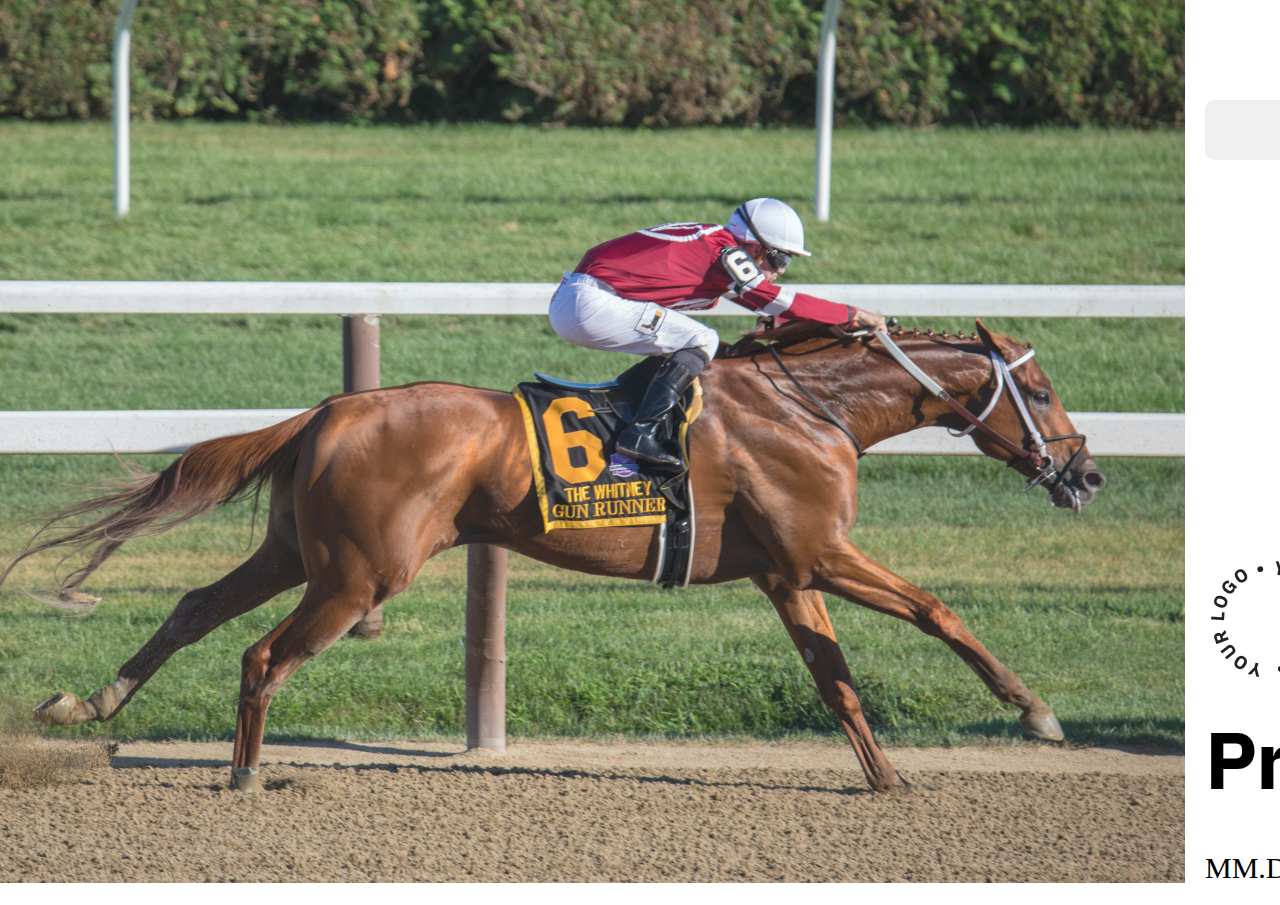
<file: index.html>
<!DOCTYPE html>
<html lang="pt-br">
<head>
    <meta charset="UTF-8">
    <meta name="viewport" content="width=device-width, initial-scale=1.0">
    <title>Project Goal</title>
    <link rel="stylesheet" href="./style/pagina1cavalo.css">
    <link rel="preconnect" href="https://fonts.googleapis.com">
    <link rel="preconnect" href="https://fonts.gstatic.com" crossorigin>
    <link href="https://fonts.googleapis.com/css2?family=IBM+Plex+Sans:wght@700&display=swap" rel="stylesheet">
    
</head>
<body>
    <div class="header">
        <img src="./img/primeirafotocavalo.webp" alt="">
    </div>
    <div class="prox-bt">
        <a href="./pagina2.html"><button class="button-go">Proximo</button></a>    

        <div class="titulo-project">
           <img class-="logo-goal2" src="./img/your_logo.webp" alt="">
           <h1 class="project-nome">Project Name</h1>
           <h5 class="project-data">MM.DD.YYYY</h5>     
        </div>
    </div>

</body>
</html>
</file>
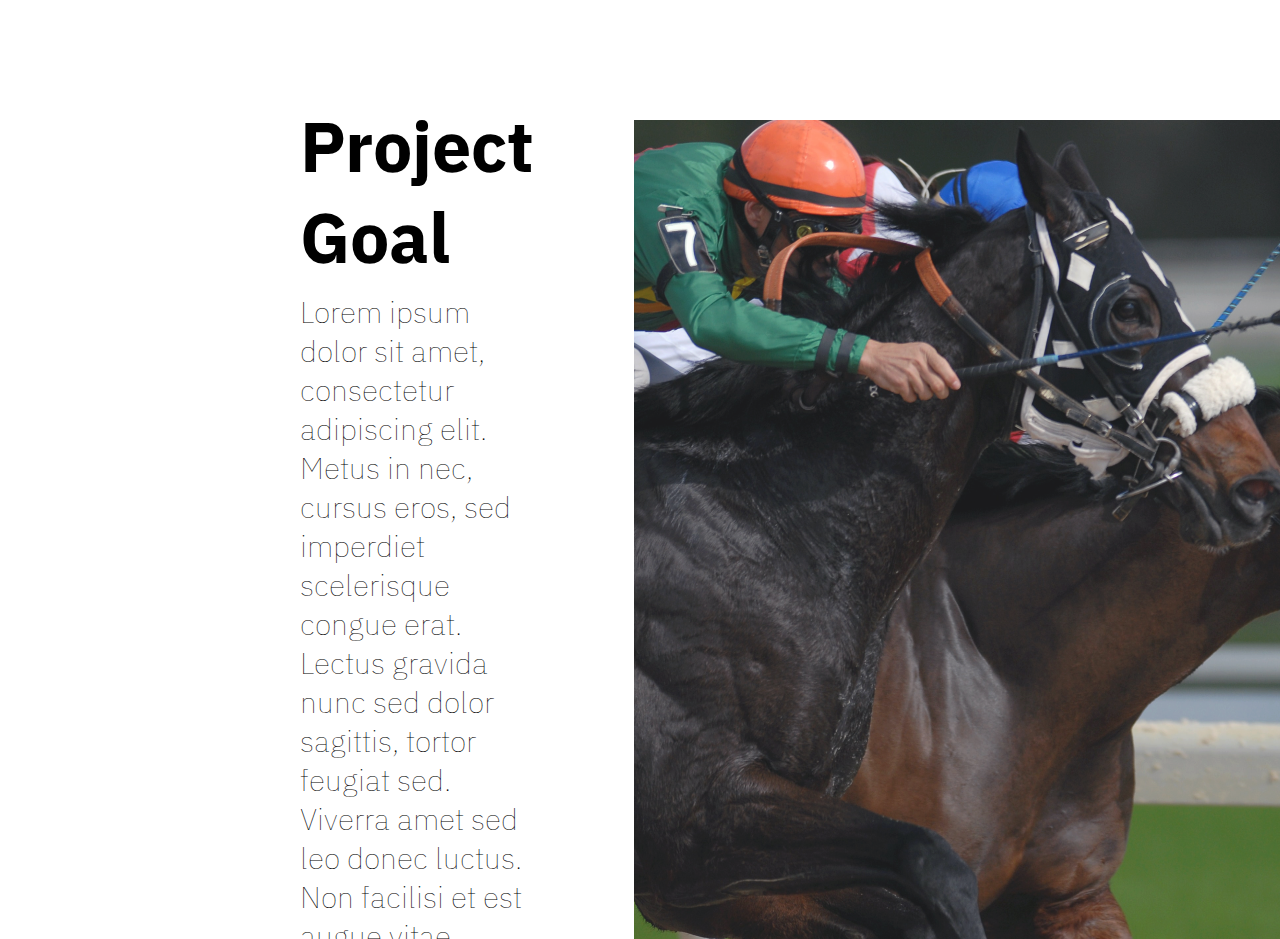
<file: pagina2.html>
<!DOCTYPE html>
<html lang="pt-br">
<head>
    <meta charset="UTF-8">
    <meta name="viewport" content="width=device-width, initial-scale=1.0">
    <title>Project Goal</title>
    <link rel="stylesheet" href="./style/pagina2style.css">
    <link rel="preconnect" href="https://fonts.googleapis.com">
    <link rel="preconnect" href="https://fonts.gstatic.com" crossorigin>
    <link href="https://fonts.googleapis.com/css2?family=IBM+Plex+Sans:wght@700&display=swap" rel="stylesheet">
</head>
<body>
    <div class="header">
        <div class="box-1">
            <h1 class="text-goal">Project Goal</h1>
            <h5 class="text-h5-goal">Lorem ipsum dolor sit amet, consectetur adipiscing elit. Metus in nec, cursus eros, sed imperdiet scelerisque congue erat. Lectus gravida nunc sed dolor sagittis, tortor feugiat sed. Viverra amet sed leo donec luctus. Non facilisi et est augue vitae vivamus viverra erat.</h5>
            <a href="./index.html"><button class="button-back-go">Anterior</button></a>
            <a href="./pagina3.html"><button class="button-back-go">Proximo</button></a>    
        </div>
        <div class="box-2">
            <img class="background-cavalo" src="./img/rectangle_1.webp" alt="">
               
        </div>
    </div>
    
</body> 
</html>
</file>
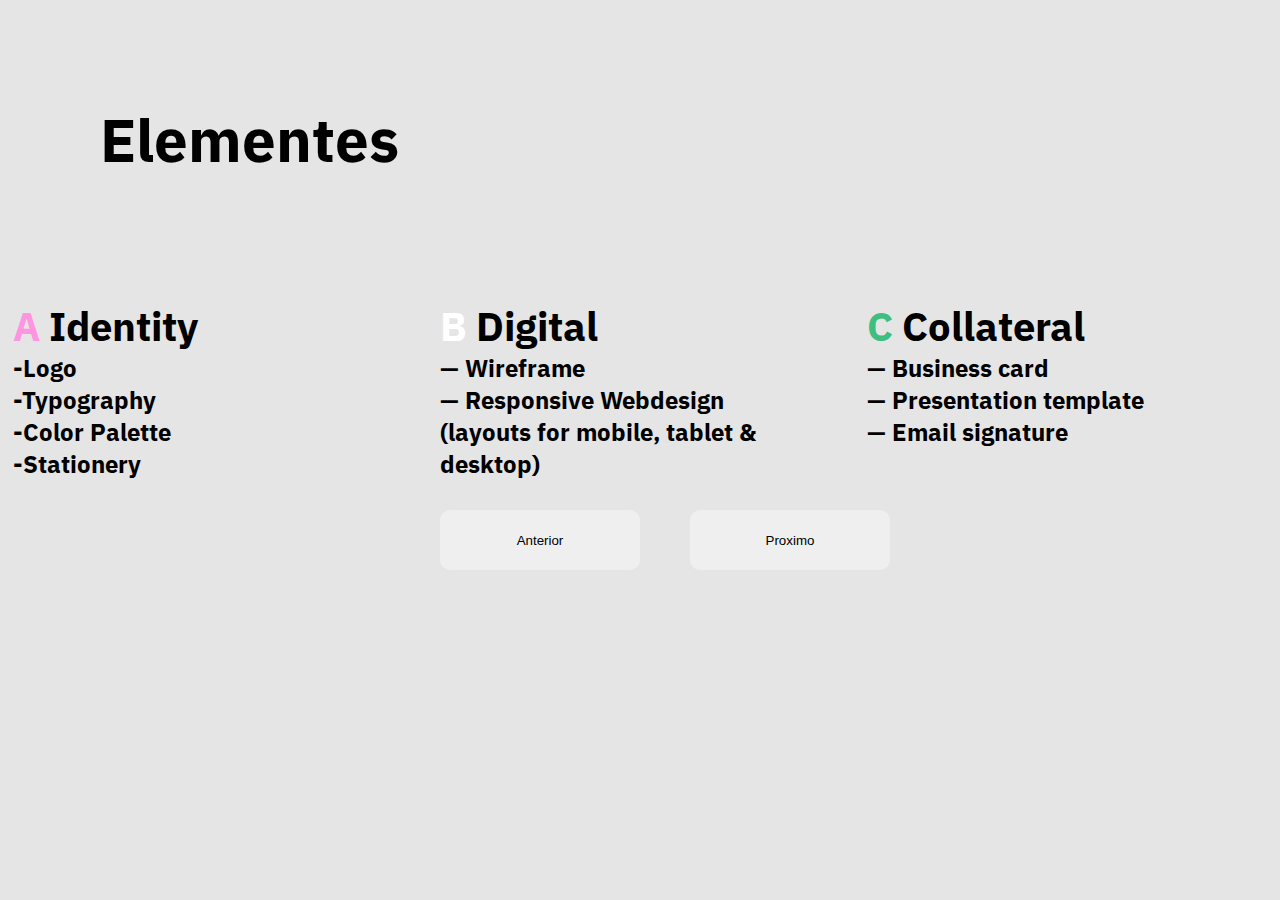
<file: pagina3.html>
<!DOCTYPE html>
<html lang="pt-br">
<head>
    <meta charset="UTF-8">
    <meta name="viewport" content="width=device-width, initial-scale=1.0">
    <title>Project Goal</title>
    <link rel="stylesheet" href="./style/pagina3style.css">
    <link rel="preconnect" href="https://fonts.googleapis.com">
    <link rel="preconnect" href="https://fonts.gstatic.com" crossorigin>
    <link href="https://fonts.googleapis.com/css2?family=IBM+Plex+Sans:wght@700&display=swap" rel="stylesheet">
</head>
<body>
    <div class="container">
        <h1 class="text-header"><a class="color-1">E</a><a class="color-2">l</a><a class="color-3">e</a><a class="color-4">m</a><a class="color-5">e</a><a class="color-6">n</a><a class="color-7">t</a><a class="color-8">e</a class="color-9"><a class="color-10">s</a></h1>
    </div>
    <div class="container-2">
        <div class="box-1">
            <h1 class="text-header-box"><a class="a-1">A</a> Identity</h1>
            <h2 class="text-sub-box">-Logo</h2>
            <h2 class="text-sub-box">-Typography</h2>
            <h2 class="text-sub-box">-Color Palette</h2>
            <h2 class="text-sub-box">-Stationery</h2>
        </div>
        <div class="box-1">
            <h1 class="text-header-box"><a class="b-1">B</a> Digital</h1>
            <h2 class="text-sub-box2">— Wireframe</h2>
            <h2 class="text-sub-box2">— Responsive Webdesign</h2>
            <h2 class="text-sub-box2">(layouts for mobile, tablet & desktop)</h2>
            <div class="button-div">
                <a href="./pagina2.html"><button class="button-back-go">Anterior</button></a>
            <a href="./pagina4.html"><button class="button-back-go">Proximo</button></a>  
            </div>
        </div>
        <div class="box-1">
            <h1 class="text-header-box"><a class="c-1">C</a> Collateral</h1>
            <h2 class="text-sub-box3">— Business card</h2>
            <h2 class="text-sub-box3">— Presentation template</h2>
            <h2 class="text-sub-box3">— Email signature</h2>
        </div>
    </div>
</body>
</html>
</file>
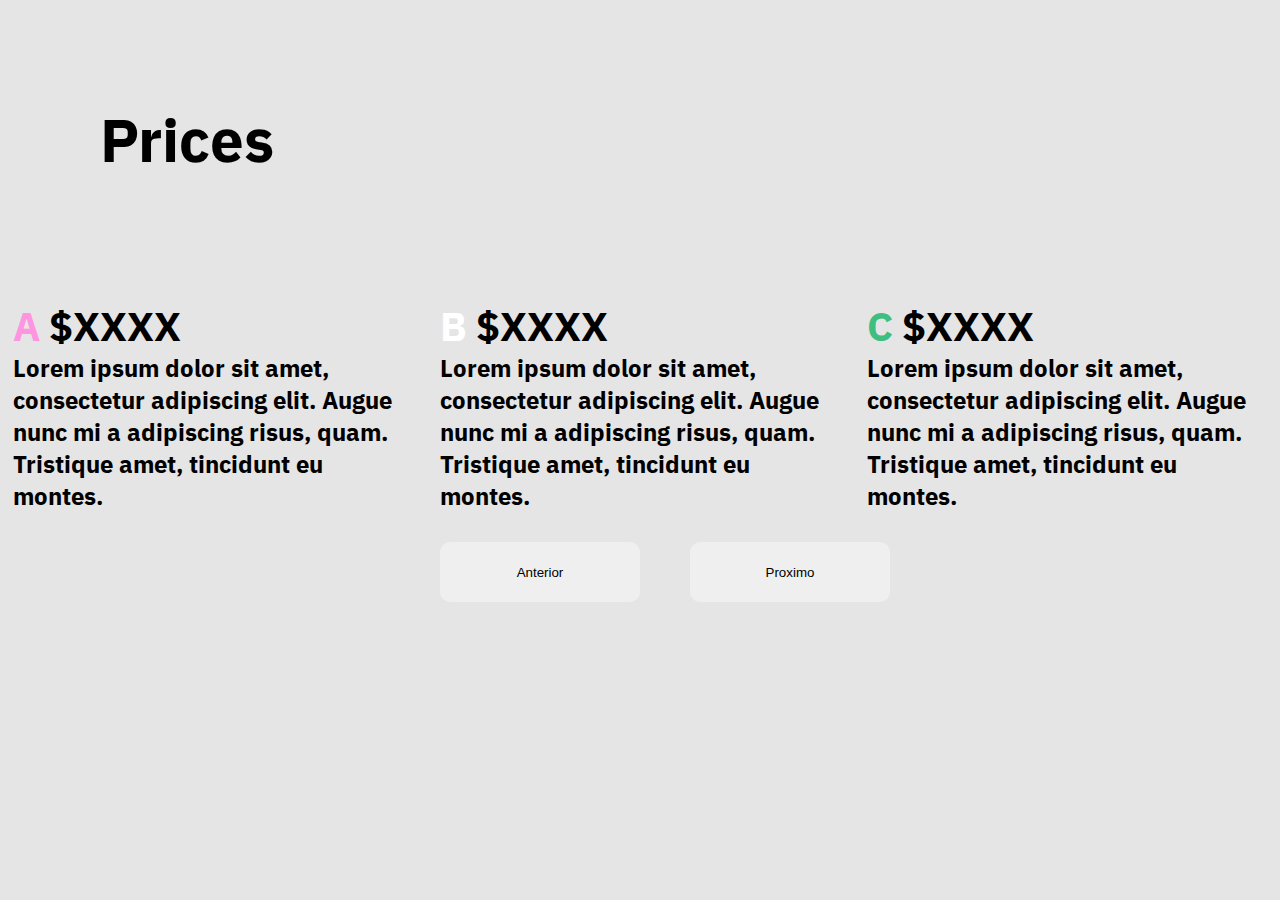
<file: pagina4.html>
<!DOCTYPE html>
<html lang="pt-br">
<head>
    <meta charset="UTF-8">
    <meta name="viewport" content="width=device-width, initial-scale=1.0">
    <title>Project Goal</title>
    <link rel="stylesheet" href="./style/pagina3style.css">
    <link rel="preconnect" href="https://fonts.googleapis.com">
    <link rel="preconnect" href="https://fonts.gstatic.com" crossorigin>
    <link href="https://fonts.googleapis.com/css2?family=IBM+Plex+Sans:wght@700&display=swap" rel="stylesheet">
</head>
<body>
    <div class="container">
        <h1 class="text-header"><a class="color-1">P</a><a class="color-2">r</a><a class="color-3">i</a><a class="color-4">c</a><a class="color-5">e</a><a class="color-6">s</a>
    </div>
    <div class="container-2">
        <div class="box-1">
            <h1 class="text-header-box"><a class="a-1">A</a> $XXXX</h1>
            <h2 class="text-sub-box">Lorem ipsum dolor sit amet, consectetur adipiscing elit. Augue nunc mi a adipiscing risus, quam. Tristique amet, tincidunt eu montes.</h2>
            
        </div>
        <div class="box-1">
            <h1 class="text-header-box"><a class="b-1">B</a> $XXXX</h1>
            <h2 class="text-sub-box2">Lorem ipsum dolor sit amet, consectetur adipiscing elit. Augue nunc mi a adipiscing risus, quam. Tristique amet, tincidunt eu montes.</h2>
            <div class="button-div">
                <a href="./pagina3.html"><button class="button-back-go">Anterior</button></a>
                <a href="./pagina5.html"><button class="button-back-go">Proximo</button></a>  
            </div>
        </div>
        <div class="box-1">
            <h1 class="text-header-box"><a class="c-1">C</a> $XXXX</h1>
            <h2 class="text-sub-box3">Lorem ipsum dolor sit amet, consectetur adipiscing elit. Augue nunc mi a adipiscing risus, quam. Tristique amet, tincidunt eu montes.</h2>
        </div>
    </div>
</body>
</html>
</file>
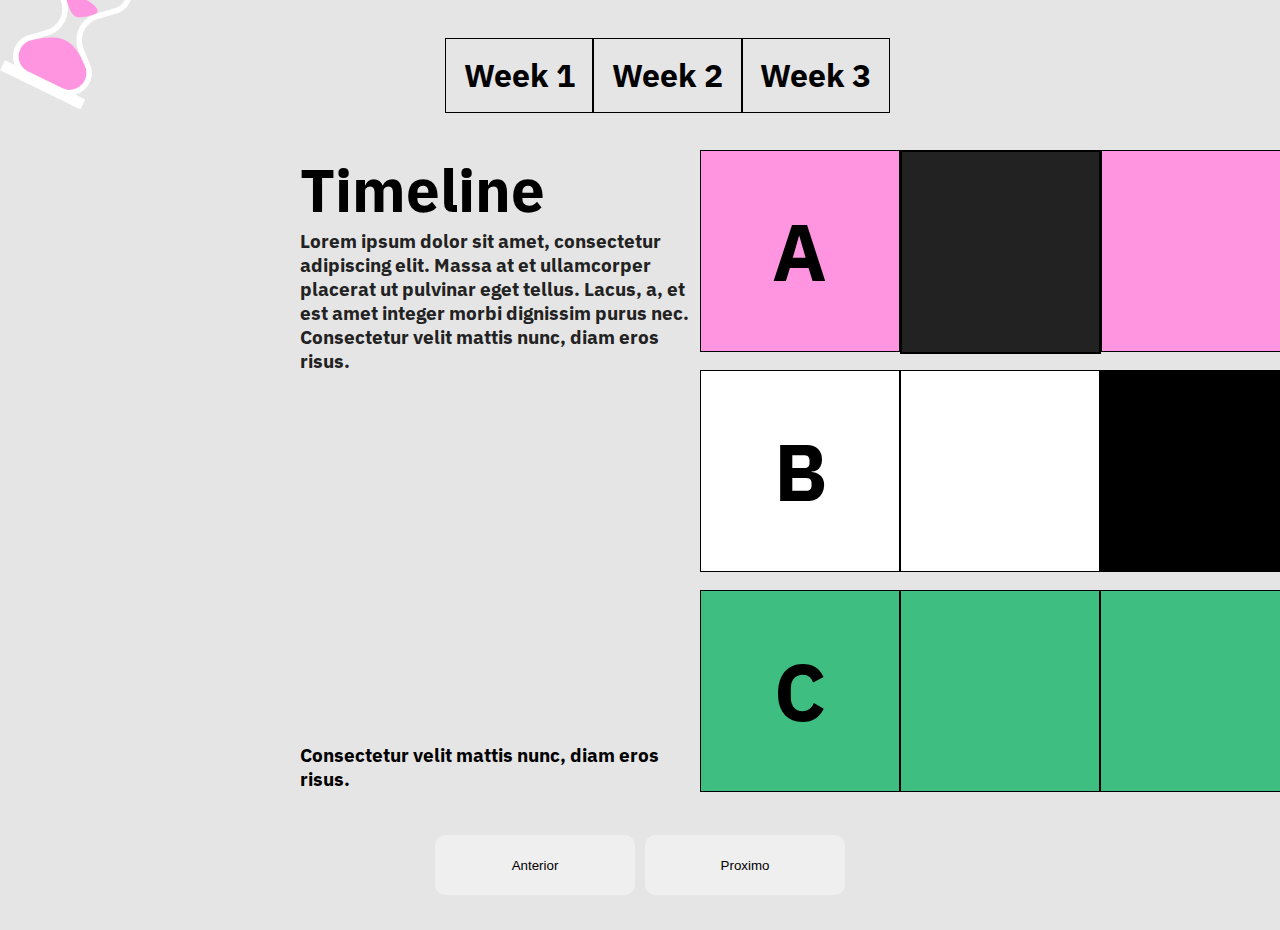
<file: pagina5.html>
<!DOCTYPE html>
<html lang="pt-br">
<head>
    <meta charset="UTF-8">
    <meta name="viewport" content="width=device-width, initial-scale=1.0">
    <title>Document</title>
    <link rel="stylesheet" href="./style/pagina5.css">

    <link rel="preconnect" href="https://fonts.googleapis.com">
    <link rel="preconnect" href="https://fonts.gstatic.com" crossorigin>
    <link href="https://fonts.googleapis.com/css2?family=IBM+Plex+Sans:wght@700&display=swap" rel="stylesheet">

</head>
<body>
    <div class="header">
        <img class="img-icon-detail" src="./img/group_9.webp" alt="">
        <div class="box-week">
            <h1 class="text-week-box">Week 1</h1>
        </div>
        <div class="box-week2">
            <h1 class="text-week-box">Week 2</h1>
        </div>
        <div class="box-week3">
            <h1 class="text-week-box">Week 3</h1>
        </div>
    </div>
    <div class="box-pai">
        <div class="box-filho-1">
            <h1 class="header-text-filho">Timeline</h1>
            <h3 class="header-text-filho2">Lorem ipsum dolor sit amet, consectetur adipiscing elit. Massa at et ullamcorper placerat ut pulvinar eget tellus. Lacus, a, et est amet integer morbi dignissim purus nec. Consectetur velit mattis nunc, diam eros risus.</h3>
            <h3 class="header-text-filho3">Consectetur velit mattis nunc, diam eros risus.</h3>
        </div>
        <div class="box-filho-2">
            <div class="box-color-primo">
                <div class="imag-box">
                    <h1 class="A-text">A</h1>
                </div>
                <div class="imag-box2">
                </div>
                <div class="imag-box3">
                </div>
                <div class="imag-box4">
                </div>
            </div>
            <div class="box-color-primo2">
                <div class="imag-box5">
                    <h1 class="B-text">B</h1>
                </div>
                <div class="imag-box6">
                </div>
                <div class="imag-box7">
                </div>
                <div class="imag-box8">
                </div>
            </div>
            <div class="box-color-primo3">
                <div class="imag-box9">
                    <h1 class="C-text">C</h1>
                </div>
                <div class="imag-box10">
                </div>
                <div class="imag-box11">
                </div>
                <div class="imag-box12">
                </div>
            </div>
        </div>
    </div>
    <div class="button-div">
        <a href="./pagina4.html"><button class="button-back-go">Anterior</button></a>
        <a href="./pagina6.html"><button class="button-back-go">Proximo</button></a>  
    </div>
</body>
</html>
</file>
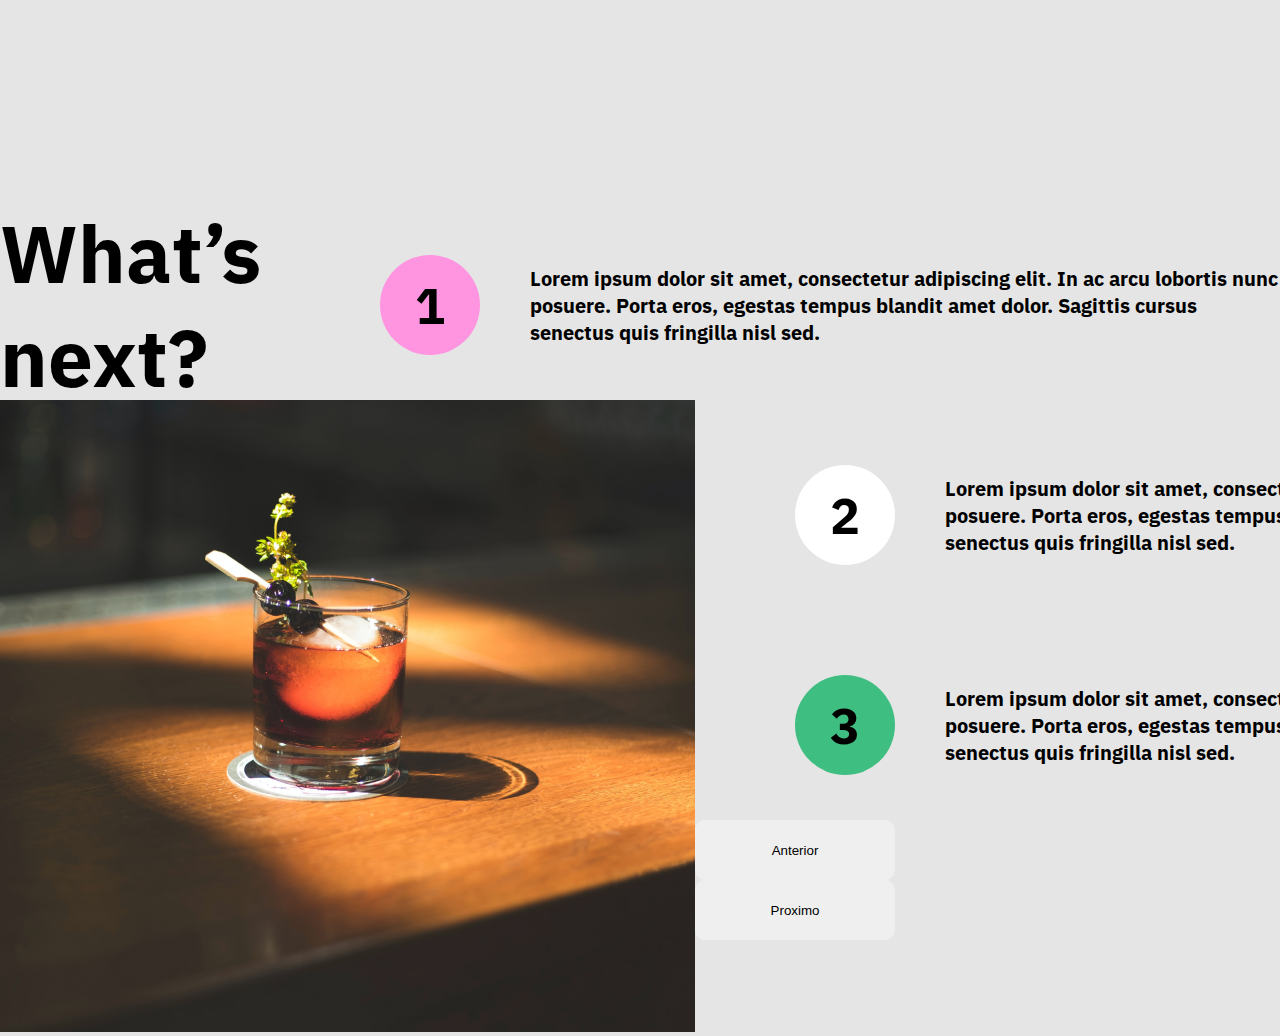
<file: pagina6.html>
<!DOCTYPE html>
<html lang="pt-br">
<head>
    <meta charset="UTF-8">
    <meta name="viewport" content="width=device-width, initial-scale=1.0">
    <title>Document</title>
    <link rel="stylesheet" href="./style/pagina6.css">

    <link rel="preconnect" href="https://fonts.googleapis.com">
    <link rel="preconnect" href="https://fonts.gstatic.com" crossorigin>
    <link href="https://fonts.googleapis.com/css2?family=IBM+Plex+Sans:wght@700&display=swap" rel="stylesheet">


</head>
<body>
    <div class="header">
        <div class="text-and-text2">
            <div class="box-text-next">
                <h1 class="text-next">What’s next?</h1>
                <div class="box-left-1">
                    <div class="boll-detail-text-1">
                        <h1 class="detail-1">1</h1>
                    </div>
                    <div class="text-1-header">
                       <h1 class="text-sub-1">Lorem ipsum dolor sit amet, consectetur adipiscing elit. In ac arcu lobortis nunc posuere. Porta eros, egestas tempus blandit amet dolor. Sagittis cursus senectus quis fringilla nisl sed.</h1>
                    </div>
                </div>
            </div>
        </div>
    </div>
    <div class="box-2-text-img">
        <div class="img-box">
            <img src="./img/rectangle_3.webp" alt="">

        </div>
        <div class="text-2">
            <div class="box-left-2">
                <div class="boll-detail-text-2">
                    <h1 class="detail-2">2</h1>
                </div>
                <div class="text-1-header">
                   <h1 class="text-sub-1">Lorem ipsum dolor sit amet, consectetur adipiscing elit. In ac arcu lobortis nunc posuere. Porta eros, egestas tempus blandit amet dolor. Sagittis cursus senectus quis fringilla nisl sed.</h1>
                </div>
            </div>
            <div class="box-left-2">
                <div class="boll-detail-text-3">
                    <h1 class="detail-1">3</h1>
                </div>
                <div class="text-1-header">
                   <h1 class="text-sub-1">Lorem ipsum dolor sit amet, consectetur adipiscing elit. In ac arcu lobortis nunc posuere. Porta eros, egestas tempus blandit amet dolor. Sagittis cursus senectus quis fringilla nisl sed.</h1>
                </div>
            </div>
                <a href="./pagina5.html"><button class="button-back-go">Anterior</button></a>
                <a href="./pagina7.html"><button class="button-back-go">Proximo</button></a>

        </div>
    </div>

    
</body>
</html>
</file>
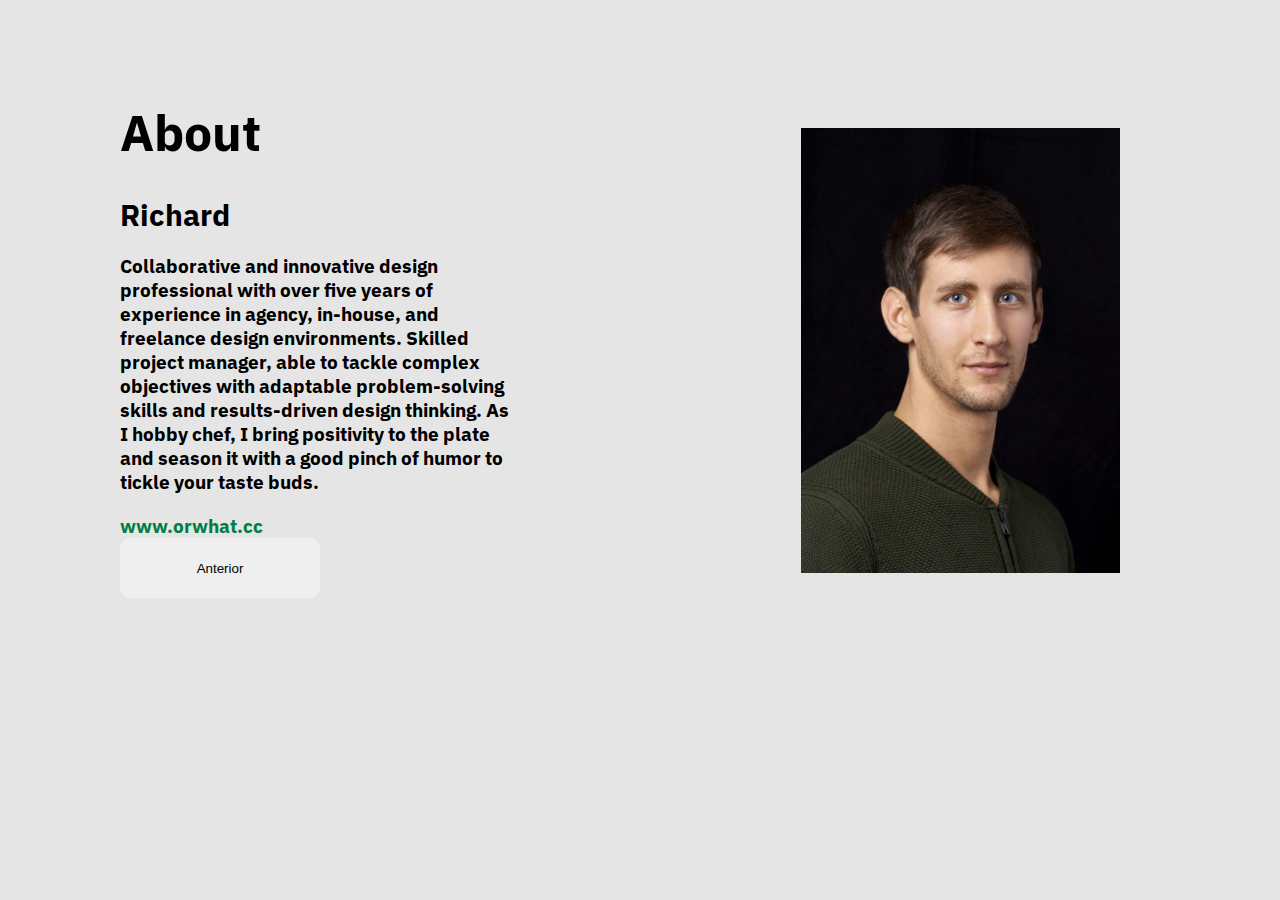
<file: pagina7.html>
<!DOCTYPE html>
<html lang="pt-br">
<head>
    <meta charset="UTF-8">
    <meta name="viewport" content="width=device-width, initial-scale=1.0">
    <title>Document</title>
    <link rel="stylesheet" href="./style/pagina7.css">

    <link rel="preconnect" href="https://fonts.googleapis.com">
    <link rel="preconnect" href="https://fonts.gstatic.com" crossorigin>
    <link href="https://fonts.googleapis.com/css2?family=IBM+Plex+Sans:wght@700&display=swap" rel="stylesheet">

</head>
<body>
    
    <div class="box-1">
        <div class="box-text-1">
            <h1 class="text-about-header">About</h1>
            <h3 class="text-about-header2">Richard</h3>
            <h3 class="text-about-header3">Collaborative and innovative design professional with over five years of experience in agency, in-house, and freelance design environments. Skilled project manager, able to tackle complex objectives with adaptable problem-solving skills and results-driven design thinking. As I hobby chef, I bring positivity to the plate and season it with a good pinch of humor to tickle your taste buds.</h3>
            <h3 class="text-about-header4">www.orwhat.cc</h3>
            <a href="./pagina6.html"><button class="button-back-go">Anterior</button></a>
        </div>
    </div>
    <div class="box-2">
        <img class="img-figma-box2" src="./img/rosto.webp" alt="">
        
    </div>
    
</body>
</html>
</file>
<file: style/pagina1cavalo.css>
* {
    margin: 0;
    padding: 0;
}

body {
    display: flex;
}

.header {
    width: 1185px;
    height: 883px;
}

.prox-bt {
    margin-left: 20px;
    margin-top: 100px;
    width: 300px;
    height: 100px;
}

.titulo-project {
    margin-top: 395px;
    width: 600px;
    height: 350px;
}

.logo-goal2 {
    width:  1px;
    height: 1px;
}

.button-go {    
    width: 200px;
    height: 60px;
    border: none;
    border-radius: 10px;
}

.button-go:hover {
    background-color: black;
    color: white;
    transition: 0.5s;

}

.project-nome {
    margin-top: 20px;
    font-family: 'IBM Plex Sans', sans-serif;
    font-size: 80px;
}

.project-data {
    margin-top: 40px;
    font-weight: 100;
    font-size: 30px;
}
</file>
<file: style/pagina2style.css>
* {
    margin: 0;
    padding: 0;
}

.header {
    display: flex;
    overflow-y: hidden;
    overflow-x: hidden;
}

.box-1 {
    width: 600px;
    height: 400px;   
    margin-left: 300px;
    margin-top: 100px;
}

.box-2 {
    width: 900px;
    height: 819px;
    
    margin-top: 120px; 
    margin-left: 100px;
}

.text-goal {
    font-size: 70px;
    font-family: 'IBM Plex Sans', sans-serif;
}

.text-h5-goal {
    margin-top: 10px;
    font-size: 30px;
    font-family: 'IBM Plex Sans', sans-serif;
    font-weight: 100;
}

.button-back-go {    
    width: 200px;
    height: 60px;
    border: none;
    border-radius: 10px;
}

.button-back-go:hover {
    background-color: black;
    color: white;
    transition: 0.5s;

}
</file>
<file: style/pagina3style.css>
* {
    margin: 0;
    padding: 0;
}

body {
    background-color: #E5E5E5;

}

.container {
    width: auto;
    height: 300px;
    display: flex;
}
.container-2 {
    display: flex;
    width: auto;
    height: 400px;
    justify-content: space-around;
}

 .text-header {
    font-family: 'IBM Plex Sans', sans-serif;
    font-size: 60px;
    margin-top: 100px;
    margin-left: 100px;
 }

 .box-1 {
    width: 400px;
 }

 .text-header-box {
    font-family: 'IBM Plex Sans', sans-serif;
    font-size: 40PX;
 }

 .text-sub-box {
    font-family: 'IBM Plex Sans', sans-serif;
    font-weight:bold
 }

 .text-sub-box2{
    font-family: 'IBM Plex Sans', sans-serif;
    font-weight:bold

 }

 .text-sub-box2{
    font-family: 'IBM Plex Sans', sans-serif;
    font-weight:bold

 }

 .text-sub-box3 {
    font-family: 'IBM Plex Sans', sans-serif;
    font-weight:bold

 }

 .a-1 {
    color: #FF94E1;
 }

 .b-1 {
    color: white;
 }

 .c-1 {
    color: #3FBE81;
 }

 .button-div {
    margin-top: 30px;
    display: flex;
    gap: 50px;
 }

 .button-back-go {    
    width: 200px;
    height: 60px;
    border: none;
    border-radius: 10px;
}

.button-back-go:hover {
    background-color: black;
    color: white;
    transition: 0.5s;

}

.text-sub-box:hover {
    color: #FF94E1;        
}

.text-sub-box2:hover {
    color: white;        
}

.text-sub-box3:hover {
    color: #3FBE81;        
}


.color-1:hover {
    color: #FF94E1; 
    font-size: 63px;
    padding: 10px;
    transition: 0.2s;
}

.color-2:hover {
    color: white; 
    font-size: 63px;
    padding: 10px;
    transition: 0.2s;
}

.color-3:hover {
    color: #3FBE81;
    font-size: 63px;
    padding: 10px;
    transition: 0.2s;
}

.color-4:hover {
    color: #44b3b3;
    font-size: 63px;
    padding: 10px;
    transition: 0.2s;
}

.color-5:hover {
    color: #a94bce;
    font-size: 63px;
    padding: 10px;
    transition: 0.2s;
}

.color-6:hover {
    color: #b1b344;
    font-size: 63px;
    padding: 10px;
    transition: 0.2s;
}

.color-7:hover {
    color: #b37a44;
    font-size: 63px;
    padding: 10px;
    transition: 0.2s;
}

.color-8:hover {
    color: #b34b44;
    font-size: 63px;
    padding: 10px;
    transition: 0.2s;
}

.color-9:hover {
    color: #b344b3;
    font-size: 63px;
    padding: 10px;
    transition: 0.2s;
}

.color-10:hover {
    color: #4458b3;
    font-size: 63px;
    padding: 10px;
    transition: 0.2s;
}
</file>
<file: style/pagina5.css>
* {
    margin: 0;
    padding: 0;
}

body {
    background-color: #E5E5E5;
    font-family: "IBM Plex Sans";
}

.header {
    display: flex;
    justify-content: flex-end;
    align-items: center;
    width: 100%;
    height: 150px;
}

.box-week {
    display: flex;
    justify-content: center;
    align-items: center;
    width: 245px;
    height: 73px;
    border: 1px solid;
}

.box-week2 {
    display: flex;
    justify-content: center;
    align-items: center;
    width: 245px;
    height: 73px;
    border: 1px solid;
}

.box-week3 {
    display: flex;
    justify-content: center;
    align-items: center;
    width: 245px;
    height: 73px;
    margin-right: 390px;
    border: 1px solid;
}

.box-pai {
    display: flex;
    margin-left: 300px;
    width: 1200px;
    height: 650px;
}

.box-filho-1 {
    width: 400px;
    height: 640px;
}

.box-filho-2 {
    width: 800px;
    height:  600px;
}

.box-color-primo {
    display: flex;
    background-color: rgb(125, 202, 176);
    width: 800px;
    height: 200px;
}

.box-color-primo2 {
    display: flex;
    background-color: rgb(50, 80, 70);
    width: 800px;
    height: 200px;
    margin-top: 20px;
}

.box-color-primo3 {
    display: flex;
    background-color: rgb(132, 190, 171);
    width: 800px;
    height: 200px;
    margin-top: 20px;

}

.imag-box {
    display: flex;
    border: 1px solid;
    justify-content: center;
    align-items: center;
    background-color: #FF94E1;
    width: 200px;
    height: 200px;

}

.A-text {
    font-size: 80px;
    font-family: "IBM Plex Sans";
}

.B-text {
    font-size: 80px;
    font-family: "IBM Plex Sans";
}

.C-text {
    font-size: 80px;
    font-family: "IBM Plex Sans";
}
.imag-box2 {
    background-color: #222222;
    border: 2px solid;
    width: 200px;
    height: 200px;

}

.imag-box3 {
    background-color: #FF94E1;
    border: 1px solid;
    width: 200px;
    height: 200px;

}

.imag-box4 {
    background-color: #FF94E1;
    border: 1px solid;
    width: 200px;
    height: 200px;

}

.imag-box5 {
    display: flex;
    justify-content: center;
    align-items: center;
    background-color: #FFFFFF;
    width: 200px;
    height: 200px;
    border: 1px solid;

}

.imag-box6 {
    background-color: #FFFFFF;
    width: 200px;
    height: 200px;
    border: 1px solid;

}

.imag-box7 {
    background-color: black;
    width: 200px;
    height: 200px;
    border: 1px solid;

}

.imag-box8 {
    background-color: white;
    width: 200px;
    height: 200px;
    border: 1px solid;

}

.imag-box9 {
    display: flex;
    justify-content: center;
    align-items: center;
    background-color: #3FBE81;
    width: 200px;
    height: 200px;
    border: 1px solid;

}

.imag-box10 {
    background-color: #3FBE81;
    width: 200px;
    height: 200px;
    border: 1px solid;

}

.imag-box11 {
    background-color: #3FBE81;
    width: 200px;
    height: 200px;
    border: 1px solid;

}

.imag-box12 {
    background-color: black;
    width: 200px;
    height: 200px;
    border: 1px solid;
}

.header-text-filho {
    font-family: "IBM Plex Sans";
    font-size: 60px;
}

.header-text-filho2 {
    font-family: "IBM Plex Sans";
    font-weight: 24px;
    color: #222222;
}

.header-text-filho3 {
    margin-top: 370px;
    font-family: "IBM Plex Sans";
}

.img-icon-detail {
    width: 145px;
    margin-right: 300px;
    margin-top: -40px;
}

.button-div {
    gap: 10px;
    display: flex;
    justify-content: center;
    align-items: center;
    width: 100%;
    height: 130px;

}

.button-back-go {    
    width: 200px;
    height: 60px;
    border: none;
    border-radius: 10px;
}

.button-back-go:hover {
    background-color: black;
    color: white;
    transition: 0.5s;

}
</file>
<file: style/pagina6.css>
* {
    margin: 0;
    padding: 0;

}

body {
    overflow: hidden;
    background-color: #E5E5E5;
}

.header {
    display: flex;
    height: 400px;
    width: 100%;
    justify-content: center;
    align-items: flex-end;
 

}

.box-2-text-img {
    display: flex;
    height: 539px;
    width: 100%;

 
}

.text-2 {
    display: flex;
    flex-direction: column;
    width: 1000px;
}

.img-box {
    background-color: black;
    width: 695px;
    height: 632px;
}

.text-and-text2 {
    display: flex;
    align-items: center;
    width: 1500px;
    height: 190px;
}

.img-header-box {
    margin-top: 200px;
    width: 695px;
    height: 632px;
    
}

.text-next {
    font-family: "IBM Plex Sans";
    font-size: 80px;
}

.box-text-next {
    width: 800;
    height: 190px;
}

.box-text-next {
    display: flex;
    align-items: center;
}

.box-left-1 {
    display: flex;
    align-items: center;
    margin-left: 10px;
    width: 1000px;
    height: 190px;
}

.box-left-2 {
    margin-top: 20px;
    display: flex;
    align-items: center;
    width: 1000px;
    height: 190px;
}

.boll-detail-text-1 {
    font-family: "IBM Plex Sans";
    display: flex;
    align-items: center;
    justify-content: center;
    margin-left: 100px;
    border-radius: 50%;
    background-color: #FF94E1;
    width: 100px;
    height: 100px;

}

.boll-detail-text-2 {
    font-family: "IBM Plex Sans";
    display: flex;
    align-items: center;
    justify-content: center;
    margin-left: 100px;
    border-radius: 50%;
    background-color: white;
    width: 100px;
    height: 100px;
}

.boll-detail-text-3 {
    font-family: "IBM Plex Sans";
    display: flex;
    align-items: center;
    justify-content: center;
    margin-left: 100px;
    border-radius: 50%;
    background-color: #3FBE81;
    width: 100px;
    height: 100px;
} 

.detail-1 {
    font-size: 50px;

}

.detail-2 {
    font-size: 50px;
}

.text-1-header {
    display: flex;
    align-items: center;
    height: 190px;
    width: 800px;
}

.text-sub-1 {
    margin-left: 50px;
    font-family: "IBM Plex Sans";
    font-size: 20px;
    size: 30px;
}

.button-back-go {    
    width: 200px;
    height: 60px;
    border: none;
    border-radius: 10px;
}

.button-back-go:hover {
    background-color: black;
    color: white;
    transition: 0.5s;

}
</file>
<file: style/pagina7.css>
* {
    margin: 0;
    padding: 0;

}

body {
    font-family: "IBM Plex Sans";
    display: flex;
    background-color: #E5E5E5;

}

.box-1 {
    margin
    margin-left: 200px;
    display: flex;
    justify-content: center;
    align-items: center;
    width: 700px;
    height: 700px;

}

.box-2 {
    display: flex;
    justify-content: center;
    align-items: center;
    width: 700px;
    height: 700px;

}

.img-figma-box2 {
    width: 319px;
    height: 445px;
}

.box-text-1 {
    width: 400px;
    height: 500px;

}

.text-about-header {
    font-size: 50px;

}

.text-about-header2 {
    margin-top: 30px;
    font-size: 30px;
}

.text-about-header3 {
    margin-top: 20px;

}

.text-about-header4 {
    cursor: pointer;
    color: #007E42;
    margin-top: 20px;

}

.button-back-go {    
    width: 200px;
    height: 60px;
    border: none;
    border-radius: 10px;
}

.button-back-go:hover {
    background-color: black;
    color: white;
    transition: 0.5s;

}
</file>
